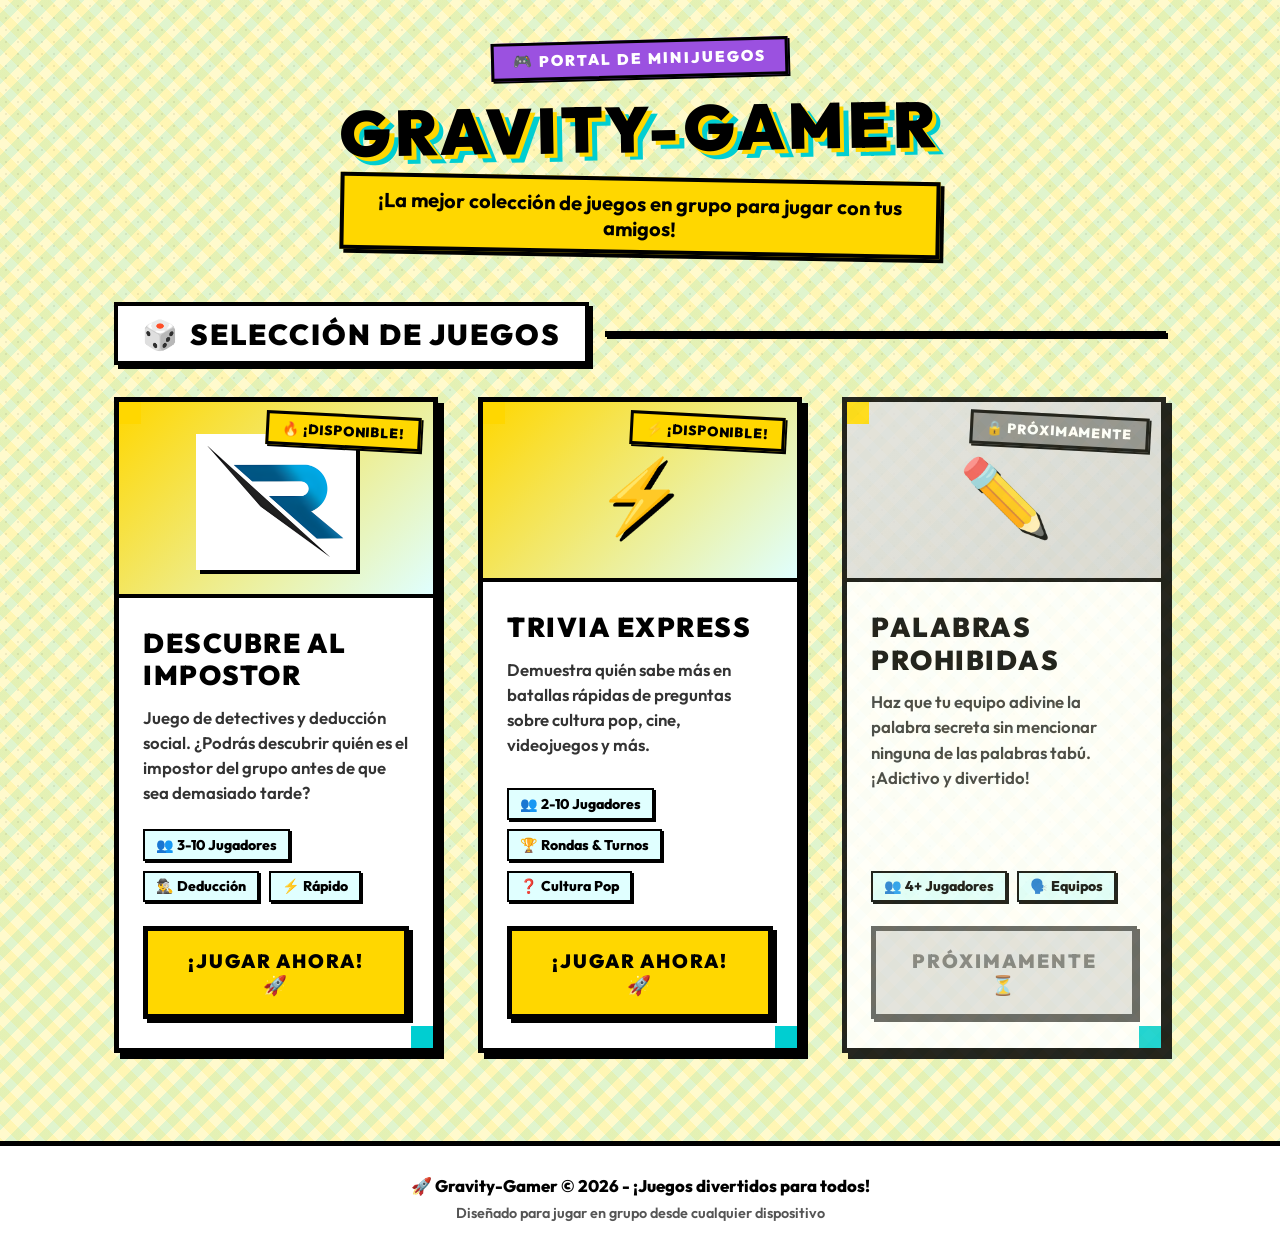
<file: no/index.html>
<!DOCTYPE html>
<html lang="es">

<head>
    <meta charset="UTF-8">
    <meta name="viewport" content="width=device-width, initial-scale=1.0">
    <title>Gravity-Gamer - Portal de Minijuegos para Amigos</title>
    <meta name="description" content="Gravity-Gamer es la mejor plataforma de minijuegos gratis para jugar en grupo con tus amigos. ¡Juega a El Impostor y muchos más!">
    
    <!-- Open Graph / Meta de Redes Sociales -->
    <meta property="og:type" content="website">
    <meta property="og:title" content="Gravity-Gamer - Portal de Minijuegos">
    <meta property="og:description" content="Diviértete con tus amigos jugando minijuegos de detectives, palabras y deducci&oacute;n.">

    <!-- Tipografía Google Fonts -->
    <link rel="preconnect" href="https://fonts.googleapis.com">
    <link rel="preconnect" href="https://fonts.gstatic.com" crossorigin>
    <link href="https://fonts.googleapis.com/css2?family=Outfit:wght@300;400;600;700;800;900&display=swap" rel="stylesheet">
    
    <!-- Hoja de Estilos -->
    <link rel="stylesheet" href="style.css">
</head>

<body>
    <div class="container">
        <!-- Encabezado Principal de la Plataforma -->
        <header class="portal-header">
            <span class="brand-badge">🎮 Portal de Minijuegos</span>
            <h1 class="portal-title">Gravity-Gamer</h1>
            <p class="portal-subtitle">¡La mejor colección de juegos en grupo para jugar con tus amigos!</p>
        </header>

        <!-- Sección de Minijuegos -->
        <main class="games-section" style="width: 100%;">
            <div class="section-header">
                <h2 class="section-title"><span>🎲</span> Selección de Juegos</h2>
                <div class="section-line"></div>
            </div>

            <div class="games-grid">
                <!-- Tarjeta del Juego 1: Descubre al Impostor (ACTIVO) -->
                <article class="game-card">
                    <div class="card-header-banner">
                        <span class="card-tag tag-active">🔥 ¡DISPONIBLE!</span>
                        <img src="impostor/img/logo2.png" alt="El Impostor Logo" class="game-logo-img">
                    </div>
                    <div class="card-body">
                        <h3 class="game-title">Descubre al Impostor</h3>
                        <p class="game-description">
                            Juego de detectives y deducción social. ¿Podrás descubrir quién es el impostor del grupo antes de que sea demasiado tarde?
                        </p>
                        <div class="game-meta">
                            <span class="meta-badge">👥 3-10 Jugadores</span>
                            <span class="meta-badge">🕵️‍♂️ Deducción</span>
                            <span class="meta-badge">⚡ Rápido</span>
                        </div>
                        <a href="impostor/index.html" class="btn btn-primary" id="play-impostor-btn">
                            ¡JUGAR AHORA! 🚀
                        </a>
                    </div>
                </article>

                <!-- Tarjeta del Juego 2: Trivia Express (ACTIVO) -->
                <article class="game-card">
                    <div class="card-header-banner">
                        <span class="card-tag tag-active">⚡ ¡DISPONIBLE!</span>
                        <div class="game-icon-placeholder">⚡</div>
                    </div>
                    <div class="card-body">
                        <h3 class="game-title">Trivia Express</h3>
                        <p class="game-description">
                            Demuestra quién sabe más en batallas rápidas de preguntas sobre cultura pop, cine, videojuegos y más.
                        </p>
                        <div class="game-meta">
                            <span class="meta-badge">👥 2-10 Jugadores</span>
                            <span class="meta-badge">🏆 Rondas & Turnos</span>
                            <span class="meta-badge">❓ Cultura Pop</span>
                        </div>
                        <a href="trivia/index.html" class="btn btn-primary" id="play-trivia-btn">
                            ¡JUGAR AHORA! 🚀
                        </a>
                    </div>
                </article>

                <!-- Tarjeta de Ejemplo Próximamente 2 -->
                <article class="game-card card-disabled">
                    <div class="card-header-banner">
                        <span class="card-tag tag-soon">🔒 PRÓXIMAMENTE</span>
                        <div class="game-icon-placeholder">✏️</div>
                    </div>
                    <div class="card-body">
                        <h3 class="game-title">Palabras Prohibidas</h3>
                        <p class="game-description">
                            Haz que tu equipo adivine la palabra secreta sin mencionar ninguna de las palabras tabú. ¡Adictivo y divertido!
                        </p>
                        <div class="game-meta">
                            <span class="meta-badge">👥 4+ Jugadores</span>
                            <span class="meta-badge">🗣️ Equipos</span>
                        </div>
                        <button class="btn btn-disabled" disabled>
                            PRÓXIMAMENTE ⏳
                        </button>
                    </div>
                </article>
            </div>
        </main>
    </div>

    <!-- Pie de Página -->
    <footer class="portal-footer">
        <div class="footer-content">
            <p class="footer-text">🚀 Gravity-Gamer © 2026 - ¡Juegos divertidos para todos!</p>
            <p class="footer-subtext">Diseñado para jugar en grupo desde cualquier dispositivo</p>
        </div>
    </footer>
</body>

</html>
</file>
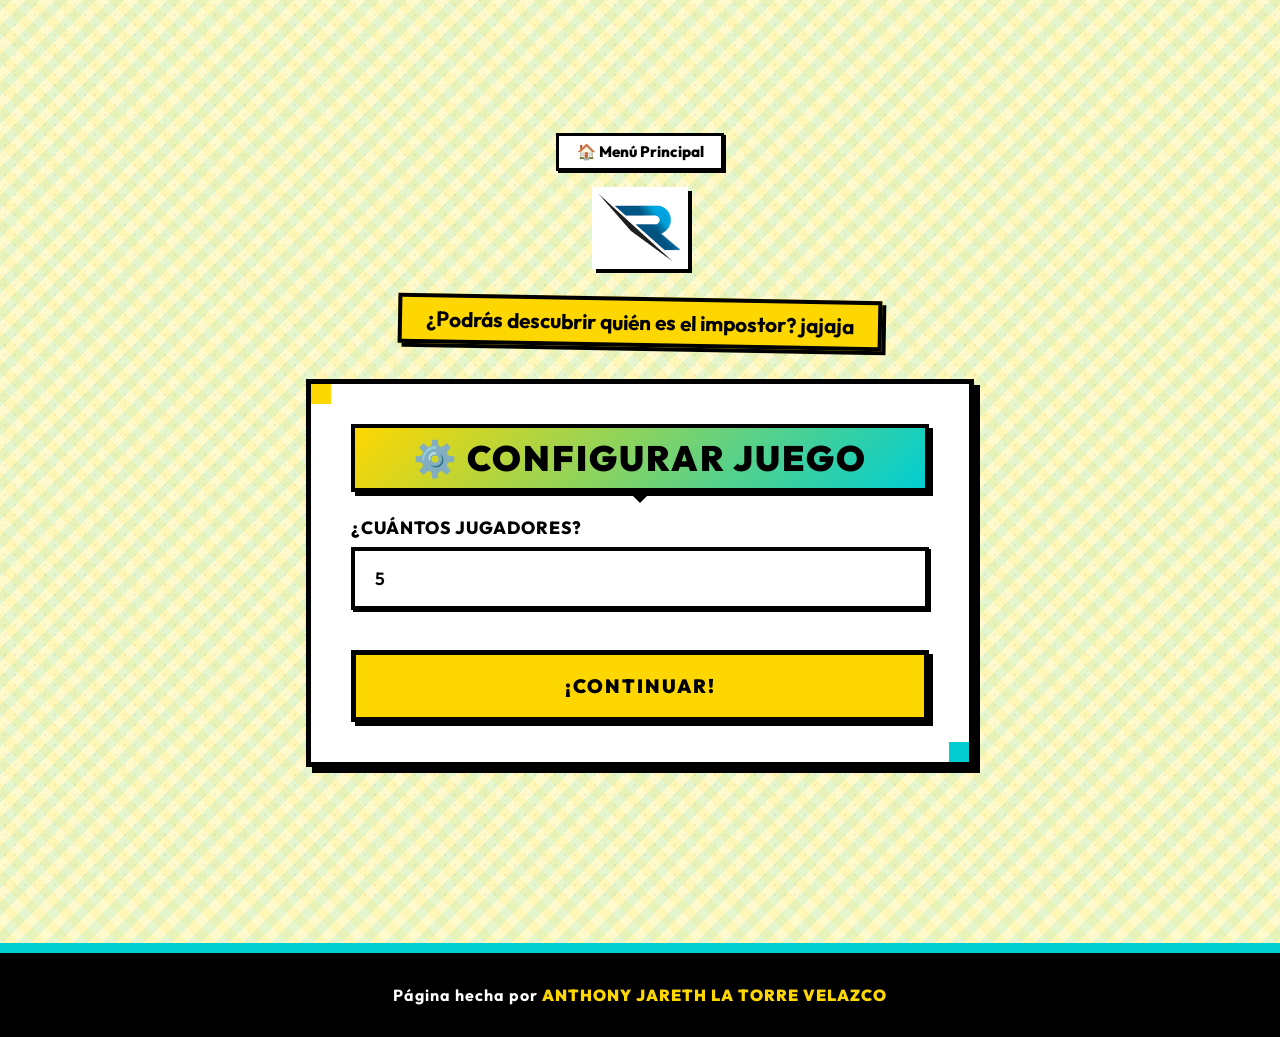
<file: no/impostor/index.html>
<!DOCTYPE html>
<html lang="es">

<head>
    <meta charset="UTF-8">
    <meta name="viewport" content="width=device-width, initial-scale=1.0">
    <title>El Impostor - Juego de Detectives</title>
    <meta name="description" content="Juego del impostor - Descubre quién es el impostor entre tus amigos">
    <link rel="preconnect" href="https://fonts.googleapis.com">
    <link rel="preconnect" href="https://fonts.gstatic.com" crossorigin>
    <link href="https://fonts.googleapis.com/css2?family=Outfit:wght@300;400;600;700;800;900&display=swap"
        rel="stylesheet">
    <link rel="stylesheet" href="style.css">
</head>

<body>
    <div class="container">
        <header class="game-header">
            <a href="../index.html" class="back-home-link">🏠 Menú Principal</a>
            <div class="logo-container">
                <img src="img/logo2.png" alt="El Impostor Logo" class="logo-img">
            </div>
            <p class="game-subtitle">¿Podrás descubrir quién es el impostor? jajaja</p>
        </header>

        <!-- Fase 1: Configuración del juego -->
        <section id="setup-phase" class="game-phase active">
            <div class="card glass-card">
                <h2>⚙️ Configurar Juego</h2>

                <div class="form-group">
                    <label for="player-count">¿Cuántos jugadores?</label>
                    <input type="text" id="player-count" value="5" class="input-field"
                        placeholder="Número de jugadores">
                </div>

                <div id="custom-word-group" class="form-group hidden">
                    <label for="custom-word">Palabra o Tema Personalizado</label>
                    <input type="text" id="custom-word" class="input-field" placeholder="Ej: Toy Story, Pizza, etc.">
                    <p class="helper-text">💡 Modo personalizado activado</p>
                </div>

                <div id="custom-player-count-group" class="form-group hidden">
                    <label for="custom-player-count">Número de Jugadores</label>
                    <input type="number" id="custom-player-count" min="3" max="10" value="5" class="input-field">
                </div>

                <button id="set-players-btn" class="btn btn-primary">¡Continuar!</button>
            </div>
        </section>

        <!-- Fase 2: Selección de Categorías -->
        <section id="category-phase" class="game-phase">
            <div class="card glass-card">
                <h2>🎯 Selecciona las Categorías</h2>
                <p class="instruction-text">Elige los temas de palabras con los que quieres jugar</p>

                <div class="category-controls">
                    <button id="select-all-btn" class="btn btn-secondary btn-small">✓ Seleccionar Todas</button>
                    <button id="deselect-all-btn" class="btn btn-secondary btn-small">✗ Deseleccionar Todas</button>
                </div>

                <div id="categories-container" class="categories-grid">
                    <!-- Categories will be generated dynamically -->
                </div>

                <button id="confirm-categories-btn" class="btn btn-primary" disabled>¡Continuar!</button>
            </div>
        </section>

        <!-- Fase 3: Ingreso de nombres -->
        <section id="names-phase" class="game-phase">
            <div class="card glass-card">
                <h2>👥 Nombres de Jugadores</h2>
                <div id="player-names-container" class="names-container"></div>
                <button id="start-game-btn" class="btn btn-primary">¡Iniciar Juego!</button>
            </div>
        </section>

        <!-- Fase 4: Revelación de roles -->
        <section id="reveal-phase" class="game-phase">
            <div class="card glass-card reveal-card">
                <div id="reveal-waiting" class="reveal-waiting">
                    <h2>🎭 Turno de <span id="current-player-name" class="highlight-text"></span></h2>
                    <p class="instruction-text">Pasa el dispositivo a este jugador y haz clic en el botón</p>
                    <button id="reveal-role-btn" class="btn btn-primary btn-large">👀 Ver Mi Rol</button>
                </div>

                <div id="reveal-content" class="reveal-content hidden">
                    <div id="role-display" class="role-display">
                        <!-- Contenido dinámico del rol -->
                    </div>
                    <button id="next-player-btn" class="btn btn-secondary">➡️ Siguiente Participante</button>
                </div>
            </div>
        </section>

        <!-- Fase 5: Votación -->
        <section id="voting-phase" class="game-phase">
            <div class="card glass-card">
                <h2>🗳️ ¿Quién es el Impostor?</h2>
                <p class="instruction-text">Cada jugador debe votar por quien cree que es el impostor</p>

                <div id="voting-container" class="voting-container">
                    <!-- Botones de votación generados dinámicamente -->
                </div>

                <div class="vote-counter">
                    <p>Votos registrados: <span id="vote-count">0</span> / <span id="total-votes">0</span></p>
                </div>

                <button id="finish-voting-btn" class="btn btn-primary" disabled>🎯 Ver Resultados</button>
            </div>
        </section>

        <!-- Fase 6: Resultados -->
        <section id="results-phase" class="game-phase">
            <div class="card glass-card results-card">
                <div id="results-content">
                    <!-- Contenido dinámico de resultados -->
                </div>
                <div class="results-actions">
                    <button id="new-vote-btn" class="btn btn-secondary">🔄 Nueva Votación</button>
                    <button id="play-again-btn" class="btn btn-primary">🔁 Jugar de Nuevo</button>
                    <button id="restart-game-btn" class="btn btn-secondary">🎮 Nuevo Juego</button>
                </div>
            </div>
        </section>
    </div>

    <footer class="game-footer">
        <p class="footer-text">
            Página hecha por <span class="footer-author">Anthony Jareth La Torre Velazco</span>
        </p>
    </footer>

    <script src="wordCategories.js"></script>
    <script src="game.js"></script>
</body>

</html>
</file>
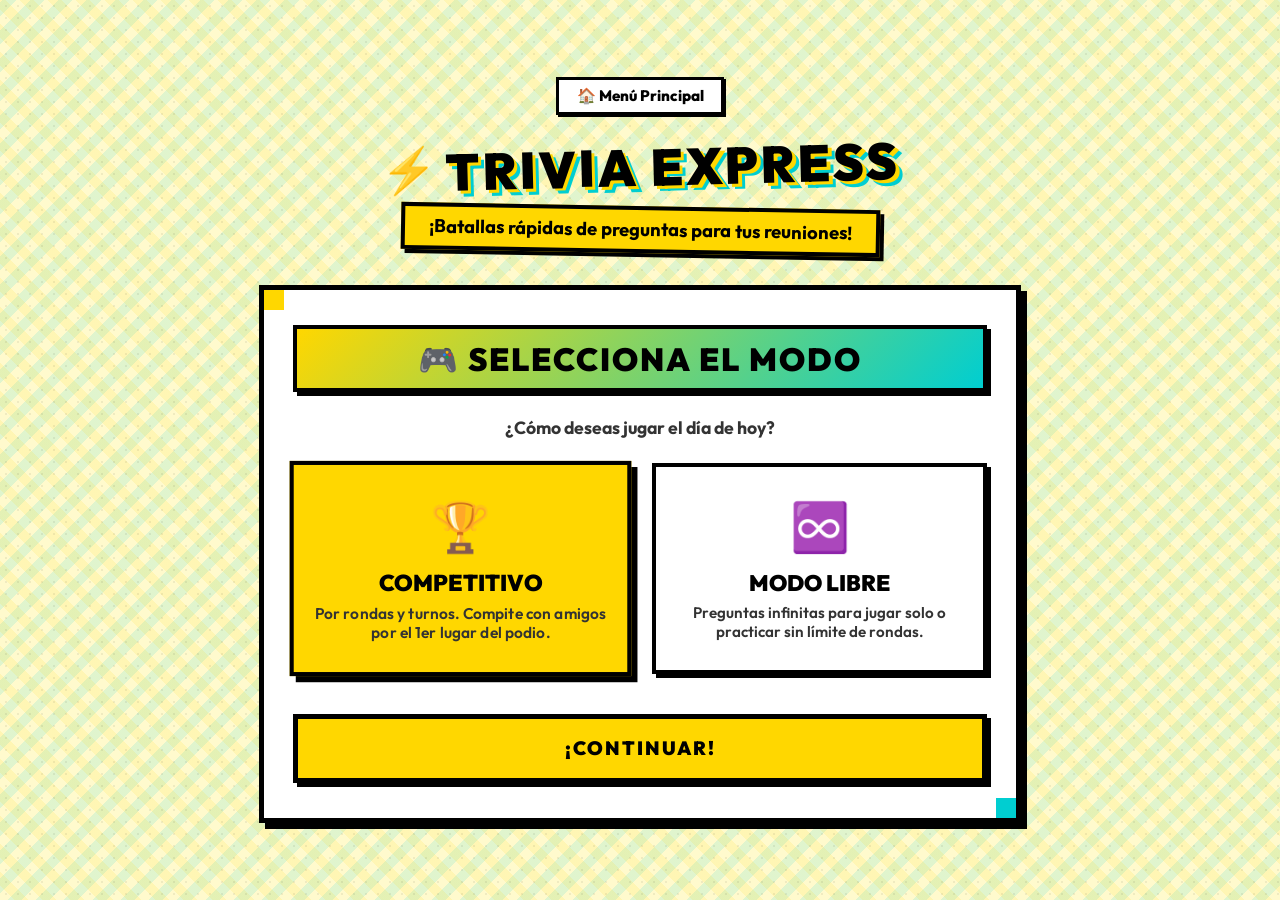
<file: no/trivia/index.html>
<!DOCTYPE html>
<html lang="es">

<head>
    <meta charset="UTF-8">
    <meta name="viewport" content="width=device-width, initial-scale=1.0">
    <title>Trivia Express - Gravity-Gamer</title>
    <meta name="description" content="Demuestra quién sabe más en batallas rápidas de preguntas sobre cultura pop, cine, videojuegos y más.">
    <link rel="preconnect" href="https://fonts.googleapis.com">
    <link rel="preconnect" href="https://fonts.gstatic.com" crossorigin>
    <link href="https://fonts.googleapis.com/css2?family=Outfit:wght@300;400;600;700;800;900&display=swap" rel="stylesheet">
    <link rel="stylesheet" href="style.css">
</head>

<body>
    <div class="container">
        <!-- Botón de regreso -->
        <a href="../index.html" class="back-home-link">🏠 Menú Principal</a>

        <!-- Encabezado del Juego -->
        <header class="game-header">
            <div class="game-title-group">
                <span class="title-icon">⚡</span>
                <h1 class="game-title">Trivia Express</h1>
            </div>
            <p class="game-subtitle">¡Batallas rápidas de preguntas para tus reuniones!</p>
        </header>

        <!-- FASE 1: Selección de Modo de Juego -->
        <section id="mode-phase" class="game-phase active">
            <div class="card glass-card">
                <h2>🎮 Selecciona el Modo</h2>
                <p class="instruction-text">¿Cómo deseas jugar el día de hoy?</p>

                <div class="mode-selection-grid">
                    <div class="mode-card selected" id="mode-competitive-card" data-mode="competitive">
                        <div class="mode-icon">🏆</div>
                        <div class="mode-title">Competitivo</div>
                        <div class="mode-desc">Por rondas y turnos. Compite con amigos por el 1er lugar del podio.</div>
                    </div>
                    <div class="mode-card" id="mode-free-card" data-mode="free">
                        <div class="mode-icon">♾️</div>
                        <div class="mode-title">Modo Libre</div>
                        <div class="mode-desc">Preguntas infinitas para jugar solo o practicar sin límite de rondas.</div>
                    </div>
                </div>

                <button id="mode-continue-btn" class="btn btn-primary">¡Continuar!</button>
            </div>
        </section>

        <!-- FASE 2: Configuración de Jugadores y Rondas (Competitivo) -->
        <section id="setup-phase" class="game-phase">
            <div class="card glass-card">
                <h2>⚙️ Configuración</h2>

                <div class="form-group">
                    <label for="player-count">¿Cuántos jugadores? (2 - 10)</label>
                    <input type="number" id="player-count" min="2" max="10" value="4" class="input-field">
                </div>

                <div class="form-group">
                    <label for="round-count">¿Cuántas Rondas?</label>
                    <input type="number" id="round-count" min="1" max="10" value="5" class="input-field">
                </div>

                <button id="setup-continue-btn" class="btn btn-primary">¡Continuar a Categorías!</button>
            </div>
        </section>

        <!-- FASE 3: Selección de Categorías -->
        <section id="category-phase" class="game-phase">
            <div class="card glass-card">
                <h2>🎯 Categorías de Preguntas</h2>
                <p class="instruction-text">Elige los temas con los que quieres jugar</p>

                <div class="category-controls">
                    <button id="select-all-cat-btn" class="btn btn-secondary btn-small">✓ Seleccionar Todas</button>
                    <button id="deselect-all-cat-btn" class="btn btn-secondary btn-small">✗ Deseleccionar</button>
                </div>

                <div id="categories-container" class="categories-grid">
                    <!-- Categorías inyectadas dinámicamente -->
                </div>

                <button id="categories-continue-btn" class="btn btn-primary">¡Continuar!</button>
            </div>
        </section>

        <!-- FASE 4: Ingreso de Nombres de Jugadores -->
        <section id="names-phase" class="game-phase">
            <div class="card glass-card">
                <h2>👥 Nombres de Participantes</h2>
                <p class="instruction-text">Ingresa el nombre de cada jugador</p>
                <div id="player-names-container" class="names-container">
                    <!-- Inputs de nombres dinámicos -->
                </div>
                <button id="start-game-btn" class="btn btn-primary">¡Iniciar Partida! 🚀</button>
            </div>
        </section>

        <!-- FASE 5: Espera de Turno del Jugador -->
        <section id="turn-waiting-phase" class="game-phase">
            <div class="card glass-card" style="text-align: center;">
                <h2>🎯 Turno de <span id="current-player-turn-name" style="color: var(--comic-purple-dark);">Jugador 1</span></h2>
                <p class="instruction-text" style="margin-top: 1rem;">
                    Pasa el dispositivo a <strong id="waiting-player-name-bold">Jugador 1</strong> y presiona el botón cuando estés listo.
                </p>
                <div style="font-size: 4rem; margin: 1.5rem 0;">🧠</div>
                <button id="start-turn-btn" class="btn btn-primary">¡Estoy Listo para Responder! ⚡</button>
            </div>
        </section>

        <!-- FASE 6: Pantalla de Pregunta Activa -->
        <section id="question-phase" class="game-phase">
            <div class="card glass-card">
                <div class="turn-header">
                    <div class="turn-player">👤 <span id="active-player-name">Jugador 1</span></div>
                    <div class="turn-round-info">Ronda <span id="current-round-num">1</span>/<span id="total-rounds-num">5</span></div>
                </div>

                <div class="question-box">
                    <span id="question-category-tag" class="question-category-badge">Cultura Pop</span>
                    <h3 id="question-text" class="question-text">¿Cargando pregunta...?</h3>
                </div>

                <div id="options-container" class="options-grid">
                    <!-- 4 Botones de opciones A, B, C, D -->
                </div>

                <!-- Banner de Feedback -->
                <div id="feedback-banner" class="feedback-banner hidden">
                    <div id="feedback-title" class="feedback-title">¡CORRECTO! 🎉</div>
                    <div id="feedback-explanation" class="feedback-explanation">Explicación rápida...</div>
                </div>

                <button id="next-turn-btn" class="btn btn-primary hidden">Siguiente ➡️</button>
            </div>
        </section>

        <!-- FASE 7: Tabla de Posiciones al final de cada Ronda (Leaderboard) -->
        <section id="leaderboard-phase" class="game-phase">
            <div class="card glass-card">
                <h2>📊 Clasificación - Ronda <span id="lb-round-num">1</span></h2>
                <p class="instruction-text">¡Así van las puntuaciones hasta el momento!</p>

                <div id="leaderboard-list" class="leaderboard-container">
                    <!-- Filas dinámicas ordenadas por puntaje -->
                </div>

                <button id="next-round-btn" class="btn btn-primary">¡Comenzar Siguiente Ronda! 🚀</button>
            </div>
        </section>

        <!-- FASE 8: Podio de Ganadores (Final) -->
        <section id="podium-phase" class="game-phase">
            <div class="card glass-card" style="text-align: center;">
                <h2>🏆 ¡FIN DEL JUEGO! 🏆</h2>
                <p class="instruction-text">¡Felicidades a los campeones de la Trivia Express!</p>

                <div id="podium-container" class="podium-container">
                    <!-- Podio de 3er, 2do y 1er lugar revelado con animación -->
                </div>

                <div style="display: flex; flex-direction: column; gap: 0.8rem; margin-top: 1.5rem;">
                    <button id="play-again-btn" class="btn btn-primary">🔄 Jugar Otra Partida</button>
                    <a href="../index.html" class="btn btn-secondary">🏠 Menú Principal</a>
                </div>
            </div>
        </section>

        <!-- FASE 9: Modo Libre (Preguntas Infinitas) -->
        <section id="free-mode-phase" class="game-phase">
            <div class="card glass-card">
                <div class="turn-header" style="background: var(--comic-cyan);">
                    <div class="turn-player">♾️ MODO LIBRE</div>
                    <div class="turn-round-info">Racha: 🔥 <span id="free-streak-count">0</span> | Correctas: <span id="free-total-correct">0</span></div>
                </div>

                <div class="question-box">
                    <span id="free-category-tag" class="question-category-badge">Cultura Pop</span>
                    <h3 id="free-question-text" class="question-text">¿Cargando pregunta...?</h3>
                </div>

                <div id="free-options-container" class="options-grid">
                    <!-- Opciones modo libre -->
                </div>

                <div id="free-feedback-banner" class="feedback-banner hidden">
                    <div id="free-feedback-title" class="feedback-title">¡CORRECTO!</div>
                    <div id="free-feedback-explanation" class="feedback-explanation">Explicación...</div>
                </div>

                <button id="free-next-btn" class="btn btn-primary hidden">Siguiente Pregunta ➡️</button>
            </div>
        </section>
    </div>

    <!-- Scripts de Categorías -->
    <script src="categorias/cultura_pop.js"></script>
    <script src="categorias/cine_series.js"></script>
    <script src="categorias/videojuegos.js"></script>
    <script src="categorias/anime.js"></script>
    <script src="categorias/musica.js"></script>
    <script src="categorias/historia_ciencia.js"></script>
    <script src="categorias/minecraft.js"></script>
    <script src="categorias/futbol_clasico.js"></script>
    <script src="categorias/futbol_avanzado.js"></script>

    <!-- Scripts de la Trivia -->
    <script src="questions.js"></script>
    <script src="game.js"></script>
</body>


</html>
</file>
<file: no/style.css>
:root {
    /* Comic Color Palette */
    --comic-yellow: #FFD700;
    --comic-yellow-dark: #FFA500;
    --comic-cyan: #00CED1;
    --comic-cyan-dark: #008B8B;
    --comic-purple: #9B51E0;
    --comic-purple-dark: #7B2CBF;
    --comic-pink: #FF477E;
    --comic-white: #FFFFFF;
    --comic-black: #000000;
    --comic-gray: #F5F5F5;

    /* Background Colors */
    --bg-main: #FFFACD;
    --bg-card: #FFFFFF;
    --bg-cyan: #E0FFFF;

    /* Text Colors */
    --text-primary: #000000;
    --text-secondary: #333333;

    /* Comic Effects */
    --shadow-comic: 4px 4px 0px rgba(0, 0, 0, 1);
    --shadow-comic-sm: 2px 2px 0px rgba(0, 0, 0, 1);
    --shadow-comic-lg: 6px 6px 0px rgba(0, 0, 0, 1);
    --shadow-comic-hover: 8px 8px 0px rgba(0, 0, 0, 1);

    /* Transitions */
    --transition-fast: 0.2s ease;
    --transition-normal: 0.3s ease;
}

* {
    margin: 0;
    padding: 0;
    box-sizing: border-box;
}

body {
    font-family: 'Outfit', 'Comic Sans MS', cursive, sans-serif;
    background: var(--bg-main);
    background-image:
        repeating-linear-gradient(45deg, transparent, transparent 10px, rgba(255, 215, 0, 0.12) 10px, rgba(255, 215, 0, 0.12) 20px),
        repeating-linear-gradient(-45deg, transparent, transparent 10px, rgba(0, 206, 209, 0.12) 10px, rgba(0, 206, 209, 0.12) 20px);
    color: var(--text-primary);
    min-height: 100vh;
    overflow-x: hidden;
    position: relative;
    display: flex;
    flex-direction: column;
}

/* Halftone Pattern Background */
body::before {
    content: '';
    position: fixed;
    top: 0;
    left: 0;
    width: 100%;
    height: 100%;
    background-image: radial-gradient(circle, rgba(0, 0, 0, 0.06) 1px, transparent 1px);
    background-size: 12px 12px;
    pointer-events: none;
    z-index: 0;
}

/* Container */
.container {
    max-width: 1100px;
    margin: 0 auto;
    padding: 2.5rem 1.5rem;
    width: 100%;
    position: relative;
    z-index: 1;
    flex: 1;
    display: flex;
    flex-direction: column;
    align-items: center;
}

/* Header */
.portal-header {
    text-align: center;
    margin-bottom: 3rem;
    animation: bounceIn 0.8s ease;
    width: 100%;
    display: flex;
    flex-direction: column;
    align-items: center;
}

.brand-badge {
    display: inline-block;
    background: var(--comic-purple);
    color: var(--comic-white);
    font-weight: 900;
    font-size: 0.95rem;
    letter-spacing: 2px;
    text-transform: uppercase;
    padding: 0.4rem 1.2rem;
    border: 3px solid var(--comic-black);
    box-shadow: var(--shadow-comic-sm);
    transform: rotate(-1.5deg);
    margin-bottom: 1rem;
}

.portal-title {
    font-size: 4rem;
    font-weight: 900;
    color: var(--comic-black);
    text-transform: uppercase;
    letter-spacing: 4px;
    text-shadow:
        4px 4px 0px var(--comic-yellow),
        8px 8px 0px var(--comic-cyan);
    margin-bottom: 0.8rem;
    transform: rotate(-1deg);
    line-height: 1.1;
    animation: float 4s ease-in-out infinite;
}

.portal-subtitle {
    font-size: 1.25rem;
    color: var(--text-primary);
    font-weight: 700;
    background: var(--comic-yellow);
    display: inline-block;
    padding: 0.6rem 1.8rem;
    border: 4px solid var(--comic-black);
    box-shadow: var(--shadow-comic);
    transform: rotate(1deg);
    max-width: 600px;
}

/* Section Title */
.section-header {
    width: 100%;
    margin-bottom: 2rem;
    display: flex;
    align-items: center;
    gap: 1rem;
}

.section-title {
    font-size: 1.8rem;
    font-weight: 900;
    text-transform: uppercase;
    letter-spacing: 2px;
    background: var(--comic-white);
    padding: 0.6rem 1.5rem;
    border: 4px solid var(--comic-black);
    box-shadow: var(--shadow-comic);
    display: inline-flex;
    align-items: center;
    gap: 0.6rem;
}

.section-line {
    flex: 1;
    height: 6px;
    background: var(--comic-black);
    box-shadow: var(--shadow-comic-sm);
}

/* Games Grid */
.games-grid {
    display: grid;
    grid-template-columns: repeat(auto-fit, minmax(310px, 1fr));
    gap: 2.5rem;
    width: 100%;
    margin-bottom: 3rem;
}

/* Game Card - Comic Style */
.game-card {
    background: var(--bg-card);
    border: 5px solid var(--comic-black);
    box-shadow: var(--shadow-comic-lg);
    position: relative;
    display: flex;
    flex-direction: column;
    transition: all var(--transition-normal);
    animation: slideIn 0.6s ease;
    overflow: hidden;
}

/* Comic corner decorations */
.game-card::before,
.game-card::after {
    content: '';
    position: absolute;
    width: 22px;
    height: 22px;
    border: 5px solid var(--comic-black);
    z-index: 3;
    pointer-events: none;
}

.game-card::before {
    top: -5px;
    left: -5px;
    border-right: none;
    border-bottom: none;
    background: var(--comic-yellow);
}

.game-card::after {
    bottom: -5px;
    right: -5px;
    border-left: none;
    border-top: none;
    background: var(--comic-cyan);
}

.game-card:hover {
    transform: translateY(-8px) scale(1.01);
    box-shadow: var(--shadow-comic-hover);
}

/* Card Header & Tag */
.card-header-banner {
    position: relative;
    background: linear-gradient(135deg, var(--comic-yellow) 0%, var(--bg-cyan) 100%);
    border-bottom: 4px solid var(--comic-black);
    padding: 2rem 1.5rem 1.5rem;
    display: flex;
    flex-direction: column;
    align-items: center;
    justify-content: center;
    min-height: 180px;
}

.card-tag {
    position: absolute;
    top: 12px;
    right: 12px;
    background: var(--comic-pink);
    color: var(--comic-white);
    font-weight: 900;
    font-size: 0.85rem;
    text-transform: uppercase;
    letter-spacing: 1px;
    padding: 0.3rem 0.8rem;
    border: 3px solid var(--comic-black);
    box-shadow: var(--shadow-comic-sm);
    transform: rotate(3deg);
    z-index: 2;
}

.card-tag.tag-active {
    background: var(--comic-yellow);
    color: var(--comic-black);
}

.card-tag.tag-soon {
    background: #888888;
    color: var(--comic-white);
}

.game-logo-img {
    max-width: 160px;
    height: auto;
    filter: drop-shadow(var(--shadow-comic));
    transition: transform var(--transition-fast);
}

.game-card:hover .game-logo-img {
    transform: scale(1.08) rotate(-2deg);
}

.game-icon-placeholder {
    font-size: 4.5rem;
    filter: drop-shadow(var(--shadow-comic));
}

/* Card Body */
.card-body {
    padding: 1.8rem 1.5rem;
    display: flex;
    flex-direction: column;
    flex: 1;
}

.game-title {
    font-size: 1.7rem;
    font-weight: 900;
    color: var(--comic-black);
    text-transform: uppercase;
    letter-spacing: 1.5px;
    margin-bottom: 0.8rem;
    line-height: 1.2;
}

.game-description {
    font-size: 1.05rem;
    color: var(--text-secondary);
    font-weight: 600;
    line-height: 1.5;
    margin-bottom: 1.5rem;
    flex: 1;
}

.game-meta {
    display: flex;
    flex-wrap: wrap;
    gap: 0.6rem;
    margin-bottom: 1.5rem;
}

.meta-badge {
    background: var(--bg-cyan);
    color: var(--comic-black);
    font-size: 0.88rem;
    font-weight: 800;
    padding: 0.3rem 0.7rem;
    border: 2px solid var(--comic-black);
    box-shadow: 2px 2px 0px var(--comic-black);
}

/* Buttons - Comic Style */
.btn {
    display: inline-flex;
    align-items: center;
    justify-content: center;
    padding: 1.1rem 2rem;
    border: 5px solid var(--comic-black);
    font-size: 1.2rem;
    font-weight: 900;
    font-family: 'Outfit', sans-serif;
    cursor: pointer;
    text-decoration: none;
    transition: all var(--transition-fast);
    outline: none;
    position: relative;
    text-transform: uppercase;
    letter-spacing: 2px;
    box-shadow: var(--shadow-comic);
    text-align: center;
    width: 100%;
}

.btn:hover {
    transform: translate(2px, 2px);
    box-shadow: 2px 2px 0px var(--comic-black);
}

.btn:active {
    transform: translate(4px, 4px);
    box-shadow: none;
}

.btn-primary {
    background: var(--comic-yellow);
    color: var(--comic-black);
}

.btn-primary:hover {
    background: var(--comic-yellow-dark);
}

.btn-disabled {
    background: #E0E0E0;
    color: #777777;
    border-color: #555555;
    cursor: not-allowed;
    box-shadow: 3px 3px 0px #555555;
}

.btn-disabled:hover {
    transform: none;
    box-shadow: 3px 3px 0px #555555;
}

/* Locked Card Style */
.game-card.card-disabled {
    opacity: 0.85;
}

.game-card.card-disabled .card-header-banner {
    background: linear-gradient(135deg, #E0E0E0 0%, #D5D5D5 100%);
}

.game-card.card-disabled:hover {
    transform: translateY(-3px);
}

/* Footer */
.portal-footer {
    width: 100%;
    background: var(--comic-white);
    border-top: 5px solid var(--comic-black);
    padding: 1.8rem 1rem;
    text-align: center;
    margin-top: auto;
    position: relative;
    z-index: 1;
}

.footer-content {
    max-width: 1100px;
    margin: 0 auto;
    display: flex;
    flex-direction: column;
    align-items: center;
    gap: 0.5rem;
}

.footer-text {
    font-weight: 800;
    font-size: 1.05rem;
    color: var(--comic-black);
}

.footer-subtext {
    font-size: 0.9rem;
    color: #555;
    font-weight: 600;
}

/* Keyframe Animations */
@keyframes bounceIn {
    0% {
        opacity: 0;
        transform: scale(0.8) translateY(-20px);
    }
    60% {
        opacity: 1;
        transform: scale(1.05) translateY(5px);
    }
    100% {
        transform: scale(1) translateY(0);
    }
}

@keyframes float {
    0%, 100% {
        transform: translateY(0px) rotate(-1deg);
    }
    50% {
        transform: translateY(-8px) rotate(1deg);
    }
}

@keyframes slideIn {
    from {
        opacity: 0;
        transform: translateY(30px);
    }
    to {
        opacity: 1;
        transform: translateY(0);
    }
}

/* Responsive Media Queries */
@media (max-width: 768px) {
    .portal-title {
        font-size: 2.8rem;
        letter-spacing: 2px;
    }
    .portal-subtitle {
        font-size: 1.05rem;
        padding: 0.5rem 1.2rem;
    }
    .games-grid {
        grid-template-columns: 1fr;
        gap: 2rem;
    }
    .container {
        padding: 1.5rem 1rem;
    }
}
</file>
<file: no/impostor/style.css>
:root {
    /* Comic Color Palette */
    --comic-yellow: #FFD700;
    --comic-yellow-dark: #FFA500;
    --comic-cyan: #00CED1;
    --comic-cyan-dark: #008B8B;
    --comic-white: #FFFFFF;
    --comic-black: #000000;
    --comic-gray: #F5F5F5;

    /* Background Colors */
    --bg-main: #FFFACD;
    --bg-card: #FFFFFF;
    --bg-cyan: #E0FFFF;

    /* Text Colors */
    --text-primary: #000000;
    --text-secondary: #333333;

    /* Comic Effects */
    --shadow-comic: 4px 4px 0px rgba(0, 0, 0, 1);
    --shadow-comic-sm: 2px 2px 0px rgba(0, 0, 0, 1);
    --shadow-comic-lg: 6px 6px 0px rgba(0, 0, 0, 1);

    /* Transitions */
    --transition-fast: 0.2s ease;
    --transition-normal: 0.3s ease;
}

* {
    margin: 0;
    padding: 0;
    box-sizing: border-box;
}

body {
    font-family: 'Outfit', 'Comic Sans MS', cursive, sans-serif;
    background: var(--bg-main);
    background-image:
        repeating-linear-gradient(45deg, transparent, transparent 10px, rgba(255, 215, 0, 0.1) 10px, rgba(255, 215, 0, 0.1) 20px),
        repeating-linear-gradient(-45deg, transparent, transparent 10px, rgba(0, 206, 209, 0.1) 10px, rgba(0, 206, 209, 0.1) 20px);
    color: var(--text-primary);
    min-height: 100vh;
    overflow-x: hidden;
    position: relative;
}

/* Halftone Pattern Background */
body::before {
    content: '';
    position: fixed;
    top: 0;
    left: 0;
    width: 100%;
    height: 100%;
    background-image: radial-gradient(circle, rgba(0, 0, 0, 0.05) 1px, transparent 1px);
    background-size: 10px 10px;
    pointer-events: none;
    z-index: 0;
}

/* Container */
.container {
    max-width: 700px;
    margin: 0 auto;
    padding: 2rem 1rem;
    min-height: 100vh;
    display: flex;
    flex-direction: column;
    align-items: center;
    justify-content: center;
    position: relative;
    z-index: 1;
}

/* Header */
.back-home-link {
    display: inline-flex;
    align-items: center;
    gap: 0.4rem;
    background: var(--comic-white);
    color: var(--comic-black);
    font-weight: 800;
    text-decoration: none;
    padding: 0.4rem 1.1rem;
    border: 3px solid var(--comic-black);
    box-shadow: var(--shadow-comic-sm);
    margin-bottom: 1rem;
    font-size: 0.95rem;
    transition: all var(--transition-fast);
}

.back-home-link:hover {
    background: var(--comic-yellow);
    transform: translateY(-2px);
}

.game-header {
    text-align: center;
    margin-bottom: 2rem;
    animation: bounceIn 0.8s ease;
}

.logo-container {
    margin-bottom: 1.5rem;
    animation: float 3s ease-in-out infinite;
}

.logo-img {
    max-width: 200px;
    width: 20%;
    height: auto;
    filter: drop-shadow(var(--shadow-comic));
}

@keyframes float {

    0%,
    100% {
        transform: translateY(0px);
    }

    50% {
        transform: translateY(-10px);
    }
}

.game-title {
    font-size: 3.5rem;
    font-weight: 900;
    color: var(--comic-black);
    text-transform: uppercase;
    letter-spacing: 3px;
    text-shadow:
        3px 3px 0px var(--comic-yellow),
        6px 6px 0px var(--comic-cyan);
    margin-bottom: 0.5rem;
    transform: rotate(-2deg);
}

.title-icon {
    font-size: 3rem;
    display: inline-block;
    animation: wiggle 1s ease-in-out infinite;
}

@keyframes wiggle {

    0%,
    100% {
        transform: rotate(-5deg);
    }

    50% {
        transform: rotate(5deg);
    }
}

.game-subtitle {
    font-size: 1.3rem;
    color: var(--text-primary);
    font-weight: 700;
    background: var(--comic-yellow);
    display: inline-block;
    padding: 0.5rem 1.5rem;
    border: 4px solid var(--comic-black);
    box-shadow: var(--shadow-comic);
    transform: rotate(1deg);
}

/* Cards - Comic Style */
.card {
    width: 100%;
    padding: 2.5rem;
    border-radius: 0;
    animation: slideIn 0.6s ease;
    position: relative;
}

@keyframes slideIn {
    from {
        opacity: 0;
        transform: translateY(30px) rotate(2deg);
    }

    to {
        opacity: 1;
        transform: translateY(0) rotate(0deg);
    }
}

.glass-card {
    background: var(--bg-card);
    border: 5px solid var(--comic-black);
    box-shadow: var(--shadow-comic-lg);
    position: relative;
}

/* Comic corner decorations */
.glass-card::before,
.glass-card::after {
    content: '';
    position: absolute;
    width: 20px;
    height: 20px;
    border: 5px solid var(--comic-black);
}

.glass-card::before {
    top: -5px;
    left: -5px;
    border-right: none;
    border-bottom: none;
    background: var(--comic-yellow);
}

.glass-card::after {
    bottom: -5px;
    right: -5px;
    border-left: none;
    border-top: none;
    background: var(--comic-cyan);
}

.card h2 {
    font-size: 2.2rem;
    font-weight: 900;
    margin-bottom: 1.5rem;
    text-align: center;
    color: var(--comic-black);
    text-transform: uppercase;
    letter-spacing: 2px;
    background: linear-gradient(135deg, var(--comic-yellow) 0%, var(--comic-cyan) 100%);
    padding: 0.5rem;
    border: 4px solid var(--comic-black);
    box-shadow: var(--shadow-comic);
    position: relative;
}

/* Speech bubble effect for h2 */
.card h2::after {
    content: '';
    position: absolute;
    bottom: -15px;
    left: 50%;
    transform: translateX(-50%);
    width: 0;
    height: 0;
    border-left: 15px solid transparent;
    border-right: 15px solid transparent;
    border-top: 15px solid var(--comic-black);
}

/* Form Elements */
.form-group {
    margin-bottom: 1.5rem;
}

.form-group label {
    display: block;
    margin-bottom: 0.5rem;
    font-weight: 800;
    color: var(--text-primary);
    font-size: 1.1rem;
    text-transform: uppercase;
    letter-spacing: 1px;
}

.input-field {
    width: 100%;
    padding: 1rem 1.25rem;
    background: var(--comic-white);
    border: 4px solid var(--comic-black);
    color: var(--text-primary);
    font-size: 1.1rem;
    font-family: 'Outfit', sans-serif;
    font-weight: 600;
    transition: all var(--transition-fast);
    outline: none;
    box-shadow: var(--shadow-comic-sm);
}

.input-field:focus {
    background: var(--comic-yellow);
    box-shadow: var(--shadow-comic);
    transform: translateY(-2px);
}

.input-field::placeholder {
    color: #666;
    font-weight: 500;
}

.helper-text {
    margin-top: 0.5rem;
    font-size: 0.9rem;
    color: var(--comic-cyan-dark);
    font-weight: 700;
    background: var(--bg-cyan);
    padding: 0.5rem;
    border: 3px solid var(--comic-black);
    display: inline-block;
}

/* Category Selection Styles */
.category-controls {
    display: flex;
    gap: 1rem;
    margin-bottom: 1.5rem;
    justify-content: center;
}

.btn-small {
    padding: 0.8rem 1.5rem;
    font-size: 1rem;
    width: auto;
    margin-top: 0;
}

.categories-grid {
    display: grid;
    grid-template-columns: repeat(auto-fill, minmax(280px, 1fr));
    gap: 1.5rem;
    margin-bottom: 2rem;
}

.category-card {
    background: var(--comic-white);
    border: 4px solid var(--comic-black);
    padding: 1.5rem;
    cursor: pointer;
    transition: all var(--transition-fast);
    box-shadow: var(--shadow-comic-sm);
    position: relative;
    display: flex;
    align-items: center;
    gap: 1rem;
}

.category-card:hover {
    background: var(--bg-cyan);
    transform: translateY(-4px);
    box-shadow: var(--shadow-comic);
}

.category-card.selected {
    background: var(--comic-yellow);
    border-color: var(--comic-black);
    box-shadow: var(--shadow-comic-lg);
    transform: scale(1.02);
}

.category-card.selected::before {
    content: '✓';
    position: absolute;
    top: -10px;
    right: -10px;
    background: var(--comic-cyan);
    color: var(--comic-black);
    width: 35px;
    height: 35px;
    border-radius: 50%;
    border: 4px solid var(--comic-black);
    display: flex;
    align-items: center;
    justify-content: center;
    font-weight: 900;
    font-size: 1.3rem;
    box-shadow: var(--shadow-comic-sm);
}

.category-checkbox {
    flex-shrink: 0;
}

.category-input {
    width: 24px;
    height: 24px;
    cursor: pointer;
    accent-color: var(--comic-cyan);
    border: 3px solid var(--comic-black);
}

.category-info {
    flex: 1;
}

.category-name {
    font-size: 1.3rem;
    font-weight: 800;
    color: var(--comic-black);
    margin-bottom: 0.3rem;
    text-transform: uppercase;
    letter-spacing: 1px;
}

.category-count {
    font-size: 0.9rem;
    color: var(--text-secondary);
    font-weight: 600;
    background: var(--bg-cyan);
    display: inline-block;
    padding: 0.2rem 0.6rem;
    border: 2px solid var(--comic-black);
}

.hidden {
    display: none !important;
}

/* Buttons - Comic Style */
.btn {
    padding: 1.2rem 2.5rem;
    border: 5px solid var(--comic-black);
    font-size: 1.2rem;
    font-weight: 900;
    font-family: 'Outfit', sans-serif;
    cursor: pointer;
    transition: all var(--transition-fast);
    outline: none;
    position: relative;
    text-transform: uppercase;
    letter-spacing: 2px;
    box-shadow: var(--shadow-comic);
}

.btn:hover {
    transform: translate(2px, 2px);
    box-shadow: 2px 2px 0px var(--comic-black);
}

.btn:active {
    transform: translate(4px, 4px);
    box-shadow: none;
}

.btn-primary {
    background: var(--comic-yellow);
    color: var(--comic-black);
    width: 100%;
    margin-top: 1rem;
}

.btn-primary:hover {
    background: var(--comic-yellow-dark);
}

.btn-primary:disabled {
    opacity: 0.5;
    cursor: not-allowed;
    transform: none;
}

.btn-secondary {
    background: var(--comic-cyan);
    color: var(--comic-black);
    width: 100%;
    margin-top: 1rem;
}

.btn-secondary:hover {
    background: var(--comic-cyan-dark);
    color: var(--comic-white);
}

.btn-large {
    padding: 1.5rem 3rem;
    font-size: 1.4rem;
}

/* Player Names Container */
.names-container {
    display: flex;
    flex-direction: column;
    gap: 1rem;
    margin-bottom: 1.5rem;
}

.player-input-group {
    display: flex;
    align-items: center;
    gap: 1rem;
    background: var(--bg-cyan);
    padding: 0.5rem;
    border: 3px solid var(--comic-black);
}

.player-number {
    font-weight: 900;
    color: var(--comic-black);
    font-size: 1.2rem;
    min-width: 100px;
    background: var(--comic-yellow);
    padding: 0.5rem;
    border: 3px solid var(--comic-black);
    text-align: center;
}

/* Reveal Phase */
.reveal-card {
    min-height: 450px;
    display: flex;
    flex-direction: column;
    justify-content: center;
}

.reveal-waiting,
.reveal-content {
    text-align: center;
}

.reveal-content.hidden {
    display: none;
}

.reveal-waiting.hidden {
    display: none;
}

.highlight-text {
    color: var(--comic-cyan-dark);
    font-weight: 900;
    font-size: 1.5em;
    text-transform: uppercase;
    background: var(--comic-yellow);
    padding: 0.2rem 0.8rem;
    border: 3px solid var(--comic-black);
    display: inline-block;
}

.instruction-text {
    color: var(--text-secondary);
    margin: 1.5rem 0 2rem;
    font-size: 1.1rem;
    font-weight: 600;
}

.role-display {
    padding: 2rem;
    margin: 2rem 0;
    animation: popIn 0.5s ease;
    border: 5px solid var(--comic-black);
}

@keyframes popIn {
    0% {
        opacity: 0;
        transform: scale(0.8) rotate(-5deg);
    }

    50% {
        transform: scale(1.05) rotate(2deg);
    }

    100% {
        opacity: 1;
        transform: scale(1) rotate(0deg);
    }
}

.role-innocent {
    background: var(--comic-cyan);
    box-shadow: var(--shadow-comic-lg);
}

.role-impostor {
    background: var(--comic-yellow);
    box-shadow: var(--shadow-comic-lg);
}

.role-title {
    font-size: 2.5rem;
    font-weight: 900;
    margin-bottom: 1rem;
    text-transform: uppercase;
    letter-spacing: 3px;
    color: var(--comic-black);
    text-shadow: 2px 2px 0px var(--comic-white);
}

.secret-word {
    font-size: 3.5rem;
    font-weight: 900;
    margin: 1.5rem 0;
    color: var(--comic-black);
    text-transform: uppercase;
    letter-spacing: 4px;
    background: var(--comic-white);
    padding: 1rem;
    border: 5px solid var(--comic-black);
    box-shadow: var(--shadow-comic);
    display: inline-block;
}

.role-description {
    font-size: 1.1rem;
    color: var(--text-primary);
    line-height: 1.8;
    font-weight: 600;
}

/* Voting */
.voting-container {
    display: grid;
    grid-template-columns: repeat(auto-fit, minmax(150px, 1fr));
    gap: 1rem;
    margin: 2rem 0;
}

.vote-btn {
    padding: 1.5rem 1rem;
    background: var(--comic-white);
    border: 4px solid var(--comic-black);
    color: var(--text-primary);
    font-size: 1.1rem;
    font-weight: 800;
    cursor: pointer;
    transition: all var(--transition-fast);
    font-family: 'Outfit', sans-serif;
    text-transform: uppercase;
    box-shadow: var(--shadow-comic-sm);
}

.vote-btn:hover {
    background: var(--comic-yellow);
    transform: translateY(-4px);
    box-shadow: var(--shadow-comic);
}

.vote-btn.voted {
    background: var(--comic-cyan);
    border-color: var(--comic-black);
    box-shadow: var(--shadow-comic-lg);
    transform: scale(1.05);
}

.vote-counter {
    text-align: center;
    margin: 1.5rem 0;
    font-size: 1.2rem;
    font-weight: 800;
    background: var(--bg-cyan);
    padding: 1rem;
    border: 4px solid var(--comic-black);
}

.vote-counter span {
    color: var(--comic-cyan-dark);
    font-weight: 900;
    font-size: 1.4rem;
}

/* Results */
.results-card {
    text-align: center;
}

.result-icon {
    font-size: 6rem;
    margin: 1rem 0;
    animation: bounceIn 0.8s ease;
    filter: drop-shadow(var(--shadow-comic));
}

@keyframes bounceIn {
    0% {
        opacity: 0;
        transform: scale(0.3) rotate(-20deg);
    }

    50% {
        transform: scale(1.1) rotate(10deg);
    }

    70% {
        transform: scale(0.9) rotate(-5deg);
    }

    100% {
        opacity: 1;
        transform: scale(1) rotate(0deg);
    }
}

.result-title {
    font-size: 2.5rem;
    font-weight: 900;
    margin: 1rem 0;
    text-transform: uppercase;
    letter-spacing: 2px;
}

.result-win {
    color: var(--comic-cyan-dark);
    text-shadow: 3px 3px 0px var(--comic-yellow);
}

.result-lose {
    color: var(--comic-black);
    text-shadow: 3px 3px 0px var(--comic-yellow);
}

.result-message {
    font-size: 1.2rem;
    color: var(--text-primary);
    margin: 1rem 0 2rem;
    line-height: 1.8;
    font-weight: 600;
}

.secret-word-reveal {
    display: inline-block;
    font-size: 1.8rem;
    font-weight: 900;
    color: var(--comic-black);
    background: var(--comic-yellow);
    padding: 0.5rem 1.5rem;
    border: 4px solid var(--comic-black);
    box-shadow: var(--shadow-comic);
    text-transform: uppercase;
    letter-spacing: 2px;
    margin-top: 0.5rem;
}

.vote-results {
    background: var(--comic-white);
    border: 4px solid var(--comic-black);
    padding: 1.5rem;
    margin: 2rem 0;
    text-align: left;
}

.vote-result-item {
    display: flex;
    justify-content: space-between;
    align-items: center;
    padding: 1rem;
    border-bottom: 3px solid var(--comic-black);
    background: var(--bg-cyan);
    margin-bottom: 0.5rem;
}

.vote-result-item:last-child {
    border-bottom: none;
    margin-bottom: 0;
}

.vote-result-name {
    font-weight: 800;
    font-size: 1.2rem;
    text-transform: uppercase;
}

.vote-result-count {
    background: var(--comic-yellow);
    color: var(--comic-black);
    padding: 0.5rem 1rem;
    border: 3px solid var(--comic-black);
    font-weight: 900;
    font-size: 1.1rem;
}

.results-actions {
    display: flex;
    gap: 1rem;
    margin-top: 2rem;
}

.results-actions .btn {
    flex: 1;
}

/* Phase Management */
.game-phase {
    display: none;
    width: 100%;
}

.game-phase.active {
    display: block;
}

/* Footer */
.game-footer {
    text-align: center;
    padding: 2rem 1rem;
    margin-top: 3rem;
    background: var(--comic-black);
    color: var(--comic-white);
    border-top: 5px solid var(--comic-yellow);
    position: relative;
}

.game-footer::before {
    content: '';
    position: absolute;
    top: -10px;
    left: 0;
    right: 0;
    height: 10px;
    background: var(--comic-cyan);
}

.footer-text {
    font-size: 1rem;
    font-weight: 700;
    letter-spacing: 1px;
}

.footer-author {
    color: var(--comic-yellow);
    font-weight: 900;
    text-transform: uppercase;
}

/* Responsive Design */
@media (max-width: 768px) {
    .container {
        padding: 1rem;
    }

    .logo-img {
        max-width: 200px;
    }

    .game-title {
        font-size: 2.5rem;
    }

    .title-icon {
        font-size: 2rem;
    }

    .card {
        padding: 1.5rem;
    }

    .voting-container {
        grid-template-columns: repeat(auto-fit, minmax(120px, 1fr));
    }

    .results-actions {
        flex-direction: column;
    }

    .secret-word {
        font-size: 2.5rem;
    }
}

@media (max-width: 480px) {
    .game-title {
        font-size: 2rem;
    }

    .secret-word {
        font-size: 2rem;
    }

    .result-icon {
        font-size: 4rem;
    }
}
</file>
<file: no/trivia/style.css>
:root {
    /* Comic Color Palette */
    --comic-yellow: #FFD700;
    --comic-yellow-dark: #FFA500;
    --comic-cyan: #00CED1;
    --comic-cyan-dark: #008B8B;
    --comic-purple: #9B51E0;
    --comic-purple-dark: #7B2CBF;
    --comic-pink: #FF477E;
    --comic-green: #2ECC71;
    --comic-green-dark: #27AE60;
    --comic-red: #FF4D4D;
    --comic-red-dark: #D63031;
    --comic-white: #FFFFFF;
    --comic-black: #000000;

    /* Background Colors */
    --bg-main: #FFFACD;
    --bg-card: #FFFFFF;
    --bg-cyan: #E0FFFF;

    /* Text Colors */
    --text-primary: #000000;
    --text-secondary: #333333;

    /* Comic Effects */
    --shadow-comic: 4px 4px 0px rgba(0, 0, 0, 1);
    --shadow-comic-sm: 2px 2px 0px rgba(0, 0, 0, 1);
    --shadow-comic-lg: 6px 6px 0px rgba(0, 0, 0, 1);

    /* Transitions */
    --transition-fast: 0.2s ease;
    --transition-normal: 0.3s ease;
}

* {
    margin: 0;
    padding: 0;
    box-sizing: border-box;
}

body {
    font-family: 'Outfit', 'Comic Sans MS', cursive, sans-serif;
    background: var(--bg-main);
    background-image:
        repeating-linear-gradient(45deg, transparent, transparent 10px, rgba(255, 215, 0, 0.12) 10px, rgba(255, 215, 0, 0.12) 20px),
        repeating-linear-gradient(-45deg, transparent, transparent 10px, rgba(0, 206, 209, 0.12) 10px, rgba(0, 206, 209, 0.12) 20px);
    color: var(--text-primary);
    min-height: 100vh;
    overflow-x: hidden;
    position: relative;
}

/* Halftone Pattern Background */
body::before {
    content: '';
    position: fixed;
    top: 0;
    left: 0;
    width: 100%;
    height: 100%;
    background-image: radial-gradient(circle, rgba(0, 0, 0, 0.06) 1px, transparent 1px);
    background-size: 12px 12px;
    pointer-events: none;
    z-index: 0;
}

/* Container */
.container {
    max-width: 800px;
    margin: 0 auto;
    padding: 2rem 1.2rem;
    min-height: 100vh;
    display: flex;
    flex-direction: column;
    align-items: center;
    justify-content: center;
    position: relative;
    z-index: 1;
}

/* Back Link */
.back-home-link {
    display: inline-flex;
    align-items: center;
    gap: 0.4rem;
    background: var(--comic-white);
    color: var(--comic-black);
    font-weight: 800;
    text-decoration: none;
    padding: 0.4rem 1.1rem;
    border: 3px solid var(--comic-black);
    box-shadow: var(--shadow-comic-sm);
    margin-bottom: 1.2rem;
    font-size: 0.95rem;
    transition: all var(--transition-fast);
}

.back-home-link:hover {
    background: var(--comic-yellow);
    transform: translateY(-2px);
}

/* Header */
.game-header {
    text-align: center;
    margin-bottom: 2rem;
    animation: bounceIn 0.8s ease;
}

.game-title-group {
    display: flex;
    align-items: center;
    justify-content: center;
    gap: 0.5rem;
}

.game-title {
    font-size: 3.2rem;
    font-weight: 900;
    color: var(--comic-black);
    text-transform: uppercase;
    letter-spacing: 3px;
    text-shadow:
        3px 3px 0px var(--comic-yellow),
        6px 6px 0px var(--comic-cyan);
    margin-bottom: 0.5rem;
    transform: rotate(-1.5deg);
}

.title-icon {
    font-size: 2.8rem;
    display: inline-block;
    animation: wiggle 1.2s ease-in-out infinite;
}

.game-subtitle {
    font-size: 1.15rem;
    color: var(--text-primary);
    font-weight: 700;
    background: var(--comic-yellow);
    display: inline-block;
    padding: 0.5rem 1.5rem;
    border: 4px solid var(--comic-black);
    box-shadow: var(--shadow-comic);
    transform: rotate(1deg);
}

/* Game Phase Sections */
.game-phase {
    display: none;
    width: 100%;
}

.game-phase.active {
    display: block;
    animation: slideIn 0.5s ease;
}

/* Card - Comic Style */
.card {
    width: 100%;
    padding: 2.2rem 1.8rem;
    position: relative;
}

.glass-card {
    background: var(--bg-card);
    border: 5px solid var(--comic-black);
    box-shadow: var(--shadow-comic-lg);
    position: relative;
}

/* Comic corner decorations */
.glass-card::before,
.glass-card::after {
    content: '';
    position: absolute;
    width: 20px;
    height: 20px;
    border: 5px solid var(--comic-black);
    z-index: 2;
    pointer-events: none;
}

.glass-card::before {
    top: -5px;
    left: -5px;
    border-right: none;
    border-bottom: none;
    background: var(--comic-yellow);
}

.glass-card::after {
    bottom: -5px;
    right: -5px;
    border-left: none;
    border-top: none;
    background: var(--comic-cyan);
}

.card h2 {
    font-size: 2rem;
    font-weight: 900;
    margin-bottom: 1.5rem;
    text-align: center;
    color: var(--comic-black);
    text-transform: uppercase;
    letter-spacing: 2px;
    background: linear-gradient(135deg, var(--comic-yellow) 0%, var(--comic-cyan) 100%);
    padding: 0.6rem;
    border: 4px solid var(--comic-black);
    box-shadow: var(--shadow-comic);
    position: relative;
}

.instruction-text {
    text-align: center;
    font-size: 1.1rem;
    font-weight: 700;
    color: var(--text-secondary);
    margin-bottom: 1.5rem;
}

/* Mode Selection Cards */
.mode-selection-grid {
    display: grid;
    grid-template-columns: repeat(auto-fit, minmax(260px, 1fr));
    gap: 1.5rem;
    margin-bottom: 1.5rem;
}

.mode-card {
    background: var(--comic-white);
    border: 4px solid var(--comic-black);
    padding: 1.8rem 1.2rem;
    border-radius: 0;
    text-align: center;
    cursor: pointer;
    box-shadow: var(--shadow-comic);
    transition: all var(--transition-fast);
    display: flex;
    flex-direction: column;
    align-items: center;
}

.mode-card:hover {
    background: var(--bg-cyan);
    transform: translateY(-4px);
    box-shadow: var(--shadow-comic-lg);
}

.mode-card.selected {
    background: var(--comic-yellow);
    border-color: var(--comic-black);
    box-shadow: var(--shadow-comic-lg);
    transform: scale(1.02);
}

.mode-icon {
    font-size: 3rem;
    margin-bottom: 0.8rem;
}

.mode-title {
    font-size: 1.4rem;
    font-weight: 900;
    text-transform: uppercase;
    color: var(--comic-black);
    margin-bottom: 0.4rem;
}

.mode-desc {
    font-size: 0.95rem;
    font-weight: 600;
    color: var(--text-secondary);
}

/* Form Groups */
.form-group {
    margin-bottom: 1.5rem;
}

.form-group label {
    display: block;
    margin-bottom: 0.5rem;
    font-weight: 800;
    color: var(--text-primary);
    font-size: 1.1rem;
    text-transform: uppercase;
    letter-spacing: 1px;
}

.input-field {
    width: 100%;
    padding: 1rem 1.25rem;
    background: var(--comic-white);
    border: 4px solid var(--comic-black);
    color: var(--text-primary);
    font-size: 1.1rem;
    font-family: 'Outfit', sans-serif;
    font-weight: 600;
    transition: all var(--transition-fast);
    outline: none;
    box-shadow: var(--shadow-comic-sm);
}

.input-field:focus {
    background: var(--comic-yellow);
    box-shadow: var(--shadow-comic);
    transform: translateY(-2px);
}

/* Categories Grid */
.category-controls {
    display: flex;
    gap: 1rem;
    margin-bottom: 1.5rem;
    justify-content: center;
}

.categories-grid {
    display: grid;
    grid-template-columns: repeat(auto-fill, minmax(220px, 1fr));
    gap: 1.2rem;
    margin-bottom: 1.8rem;
}

.category-card {
    background: var(--comic-white);
    border: 4px solid var(--comic-black);
    padding: 1.2rem;
    cursor: pointer;
    transition: all var(--transition-fast);
    box-shadow: var(--shadow-comic-sm);
    display: flex;
    align-items: center;
    gap: 0.8rem;
    position: relative;
}

.category-card:hover {
    background: var(--bg-cyan);
    transform: translateY(-3px);
    box-shadow: var(--shadow-comic);
}

.category-card.selected {
    background: var(--comic-yellow);
    box-shadow: var(--shadow-comic);
}

.category-card.selected::after {
    content: '✓';
    position: absolute;
    top: -8px;
    right: -8px;
    background: var(--comic-cyan);
    color: var(--comic-black);
    width: 28px;
    height: 28px;
    border-radius: 50%;
    border: 3px solid var(--comic-black);
    display: flex;
    align-items: center;
    justify-content: center;
    font-weight: 900;
    font-size: 1.1rem;
}

.category-icon {
    font-size: 2rem;
}

.category-name {
    font-size: 1.15rem;
    font-weight: 800;
    color: var(--comic-black);
}

/* Player Names Grid */
.names-container {
    display: flex;
    flex-direction: column;
    gap: 1rem;
    margin-bottom: 1.8rem;
}

/* Player Turn Header */
.turn-header {
    display: flex;
    justify-content: space-between;
    align-items: center;
    background: var(--comic-yellow);
    border: 4px solid var(--comic-black);
    padding: 0.8rem 1.2rem;
    box-shadow: var(--shadow-comic-sm);
    margin-bottom: 1.5rem;
    font-weight: 800;
}

.turn-player {
    font-size: 1.3rem;
    text-transform: uppercase;
}

.turn-round-info {
    font-size: 1.1rem;
    background: var(--comic-white);
    padding: 0.3rem 0.8rem;
    border: 3px solid var(--comic-black);
}

/* Question Section */
.question-box {
    background: var(--comic-white);
    border: 4px solid var(--comic-black);
    padding: 1.5rem;
    box-shadow: var(--shadow-comic);
    margin-bottom: 1.8rem;
    text-align: center;
}

.question-category-badge {
    display: inline-block;
    background: var(--comic-cyan);
    color: var(--comic-black);
    font-weight: 900;
    padding: 0.3rem 1rem;
    border: 3px solid var(--comic-black);
    text-transform: uppercase;
    font-size: 0.9rem;
    margin-bottom: 1rem;
}

.question-text {
    font-size: 1.5rem;
    font-weight: 800;
    color: var(--comic-black);
    line-height: 1.3;
}

/* Options Grid */
.options-grid {
    display: grid;
    grid-template-columns: 1fr;
    gap: 1rem;
    margin-bottom: 1.5rem;
}

.option-btn {
    background: var(--comic-white);
    border: 4px solid var(--comic-black);
    padding: 1.2rem 1.5rem;
    font-size: 1.15rem;
    font-weight: 800;
    font-family: 'Outfit', sans-serif;
    color: var(--comic-black);
    cursor: pointer;
    transition: all var(--transition-fast);
    box-shadow: var(--shadow-comic);
    text-align: left;
    display: flex;
    align-items: center;
    gap: 1rem;
}

.option-btn:hover:not(:disabled) {
    background: var(--comic-yellow);
    transform: translateY(-2px);
    box-shadow: var(--shadow-comic-lg);
}

.option-letter {
    background: var(--comic-cyan);
    color: var(--comic-black);
    width: 36px;
    height: 36px;
    border: 3px solid var(--comic-black);
    display: flex;
    align-items: center;
    justify-content: center;
    font-weight: 900;
    flex-shrink: 0;
}

/* Feedback States */
.option-btn.correct {
    background: var(--comic-green) !important;
    color: var(--comic-white) !important;
    border-color: var(--comic-black) !important;
    animation: pulse 0.5s ease;
}

.option-btn.correct .option-letter {
    background: var(--comic-white);
    color: var(--comic-green-dark);
}

.option-btn.wrong {
    background: var(--comic-red) !important;
    color: var(--comic-white) !important;
    border-color: var(--comic-black) !important;
    animation: shake 0.4s ease;
}

.option-btn.wrong .option-letter {
    background: var(--comic-white);
    color: var(--comic-red-dark);
}

.feedback-banner {
    padding: 1.2rem;
    border: 4px solid var(--comic-black);
    box-shadow: var(--shadow-comic);
    margin-bottom: 1.5rem;
    text-align: center;
    animation: slideIn 0.3s ease;
}

.feedback-banner.correct-banner {
    background: var(--comic-green);
    color: var(--comic-white);
}

.feedback-banner.wrong-banner {
    background: var(--comic-red);
    color: var(--comic-white);
}

.feedback-title {
    font-size: 1.5rem;
    font-weight: 900;
    text-transform: uppercase;
    margin-bottom: 0.4rem;
}

.feedback-explanation {
    font-size: 1.05rem;
    font-weight: 600;
}

/* Leaderboard Table (Tabla de Posiciones Animada) */
.leaderboard-container {
    display: flex;
    flex-direction: column;
    gap: 0.8rem;
    margin-bottom: 2rem;
}

.leaderboard-row {
    display: flex;
    align-items: center;
    justify-content: space-between;
    background: var(--comic-white);
    border: 4px solid var(--comic-black);
    padding: 1rem 1.4rem;
    box-shadow: var(--shadow-comic-sm);
    transition: transform 0.6s cubic-bezier(0.34, 1.56, 0.64, 1), background 0.3s ease;
}

.leaderboard-row.rank-1 {
    background: var(--comic-yellow);
    box-shadow: var(--shadow-comic);
    transform: scale(1.02);
}

.leaderboard-row.rank-2 {
    background: #E6E6E6;
}

.leaderboard-row.rank-3 {
    background: #FFE4C4;
}

.player-rank-info {
    display: flex;
    align-items: center;
    gap: 1rem;
}

.rank-badge {
    font-size: 1.3rem;
    font-weight: 900;
    width: 40px;
    height: 40px;
    background: var(--comic-black);
    color: var(--comic-white);
    display: flex;
    align-items: center;
    justify-content: center;
    border: 2px solid var(--comic-black);
}

.player-name-text {
    font-size: 1.25rem;
    font-weight: 800;
    color: var(--comic-black);
    text-transform: uppercase;
}

.player-score-text {
    font-size: 1.4rem;
    font-weight: 900;
    color: var(--comic-black);
    background: var(--comic-white);
    padding: 0.3rem 0.9rem;
    border: 3px solid var(--comic-black);
}

/* Final Podium (Podio de Ganadores) */
.podium-container {
    display: flex;
    align-items: flex-end;
    justify-content: center;
    gap: 1rem;
    margin: 2.5rem 0;
    min-height: 260px;
}

.podium-place {
    flex: 1;
    display: flex;
    flex-direction: column;
    align-items: center;
    text-align: center;
    opacity: 0;
    transform: translateY(40px);
    transition: all 0.6s cubic-bezier(0.34, 1.56, 0.64, 1);
}

.podium-place.show {
    opacity: 1;
    transform: translateY(0);
}

.podium-avatar {
    font-size: 3rem;
    margin-bottom: 0.5rem;
    filter: drop-shadow(var(--shadow-comic-sm));
}

.podium-name {
    font-size: 1.15rem;
    font-weight: 900;
    text-transform: uppercase;
    margin-bottom: 0.3rem;
    background: var(--comic-white);
    padding: 0.2rem 0.6rem;
    border: 3px solid var(--comic-black);
}

.podium-score {
    font-weight: 800;
    font-size: 1rem;
    color: var(--comic-black);
    margin-bottom: 0.5rem;
}

.podium-block {
    width: 100%;
    border: 4px solid var(--comic-black);
    box-shadow: var(--shadow-comic);
    display: flex;
    align-items: center;
    justify-content: center;
    font-size: 2rem;
    font-weight: 900;
    color: var(--comic-black);
}

.podium-1 .podium-block {
    height: 140px;
    background: var(--comic-yellow);
}

.podium-2 .podium-block {
    height: 105px;
    background: #DCDCDC;
}

.podium-3 .podium-block {
    height: 75px;
    background: #F4A460;
}

/* Buttons */
.btn {
    display: inline-flex;
    align-items: center;
    justify-content: center;
    padding: 1.1rem 2rem;
    border: 5px solid var(--comic-black);
    font-size: 1.2rem;
    font-weight: 900;
    font-family: 'Outfit', sans-serif;
    cursor: pointer;
    text-decoration: none;
    transition: all var(--transition-fast);
    outline: none;
    position: relative;
    text-transform: uppercase;
    letter-spacing: 2px;
    box-shadow: var(--shadow-comic);
    text-align: center;
    width: 100%;
    margin-top: 1rem;
}

.btn:hover:not(:disabled) {
    transform: translate(2px, 2px);
    box-shadow: 2px 2px 0px var(--comic-black);
}

.btn:active:not(:disabled) {
    transform: translate(4px, 4px);
    box-shadow: none;
}

.btn-primary {
    background: var(--comic-yellow);
    color: var(--comic-black);
}

.btn-primary:hover:not(:disabled) {
    background: var(--comic-yellow-dark);
}

.btn-secondary {
    background: var(--comic-cyan);
    color: var(--comic-black);
}

.btn-secondary:hover:not(:disabled) {
    background: var(--comic-cyan-dark);
    color: var(--comic-white);
}

.btn-small {
    padding: 0.6rem 1.2rem;
    font-size: 0.95rem;
    width: auto;
    margin-top: 0;
}

/* Animations */
@keyframes bounceIn {
    0% {
        opacity: 0;
        transform: scale(0.8) translateY(-20px);
    }
    60% {
        opacity: 1;
        transform: scale(1.05) translateY(5px);
    }
    100% {
        transform: scale(1) translateY(0);
    }
}

@keyframes slideIn {
    from {
        opacity: 0;
        transform: translateY(20px);
    }
    to {
        opacity: 1;
        transform: translateY(0);
    }
}

@keyframes wiggle {
    0%, 100% {
        transform: rotate(-6deg);
    }
    50% {
        transform: rotate(6deg);
    }
}

@keyframes pulse {
    0% {
        transform: scale(1);
    }
    50% {
        transform: scale(1.03);
    }
    100% {
        transform: scale(1);
    }
}

@keyframes shake {
    0%, 100% { transform: translateX(0); }
    20%, 60% { transform: translateX(-8px); }
    40%, 80% { transform: translateX(8px); }
}

/* Responsive */
@media (max-width: 600px) {
    .game-title {
        font-size: 2.3rem;
    }
    .card {
        padding: 1.5rem 1rem;
    }
    .options-grid {
        grid-template-columns: 1fr;
    }
    .podium-container {
        gap: 0.5rem;
    }
}
</file>
